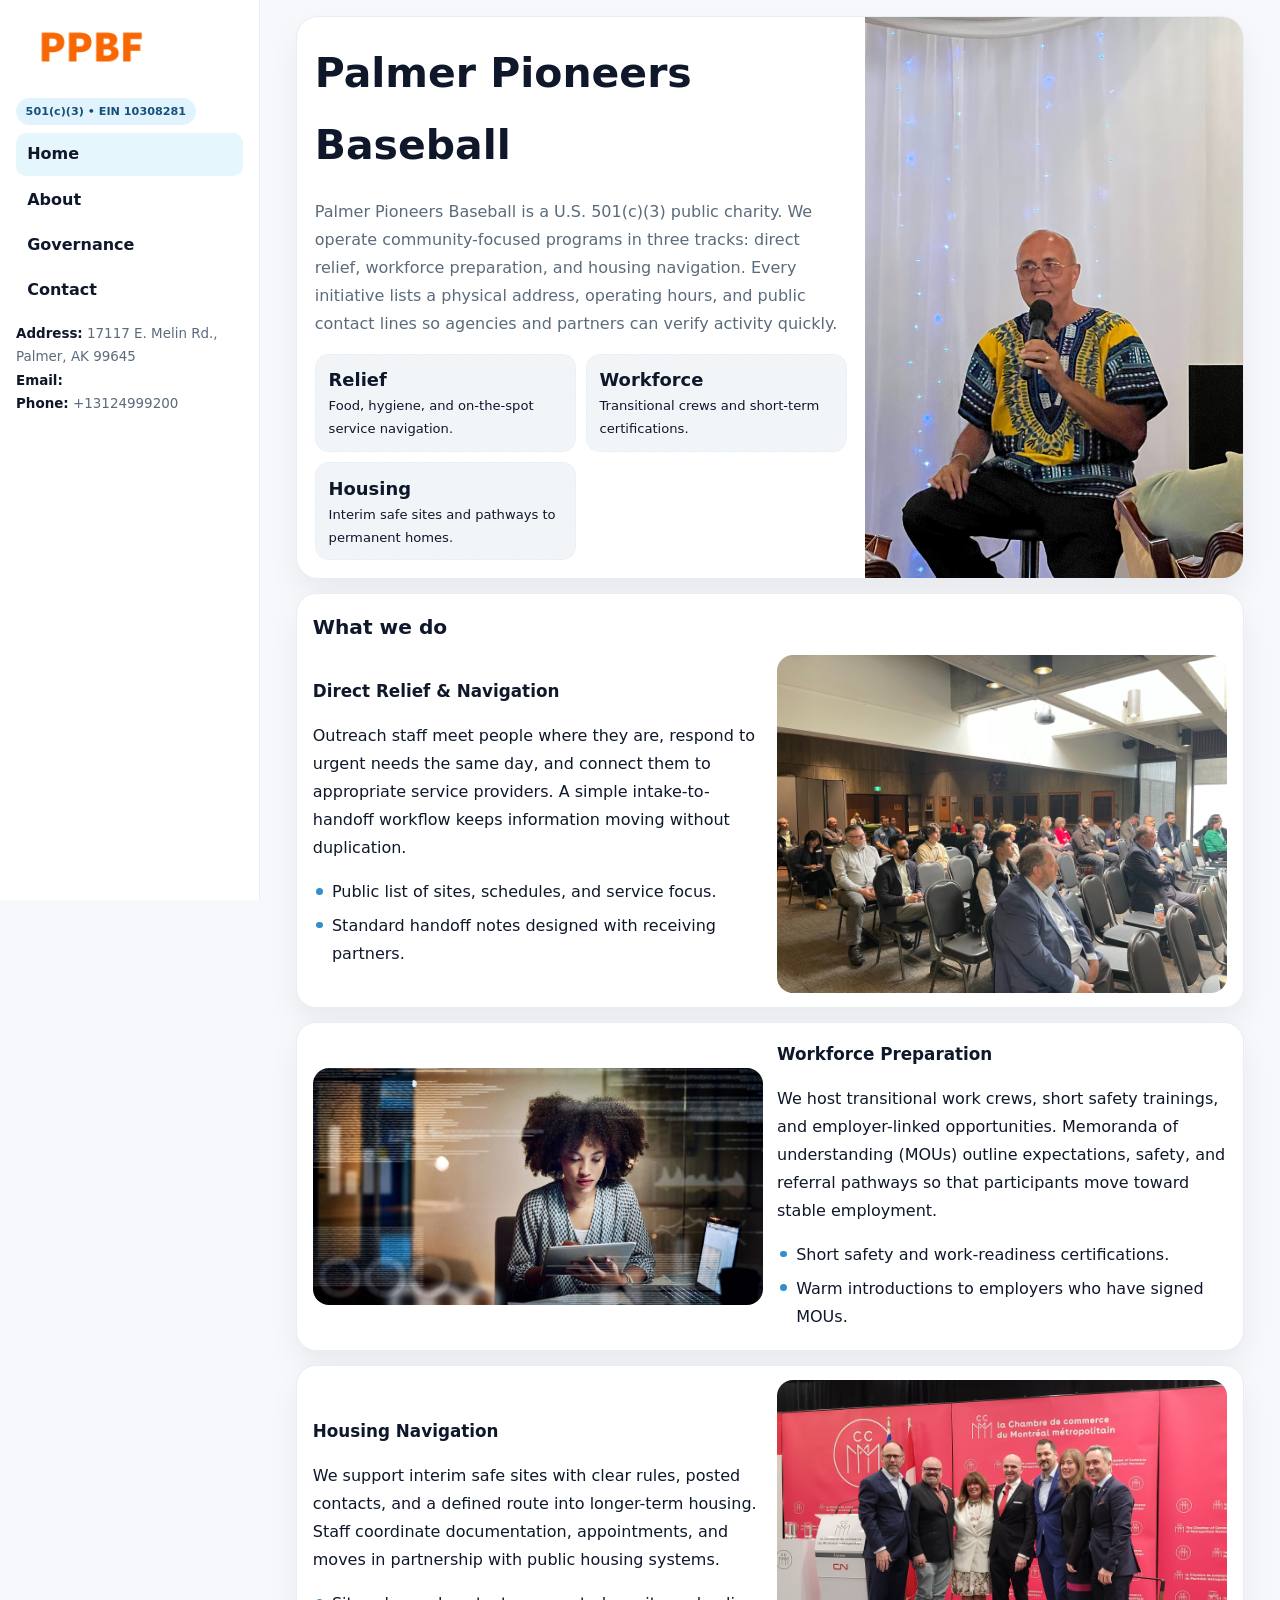
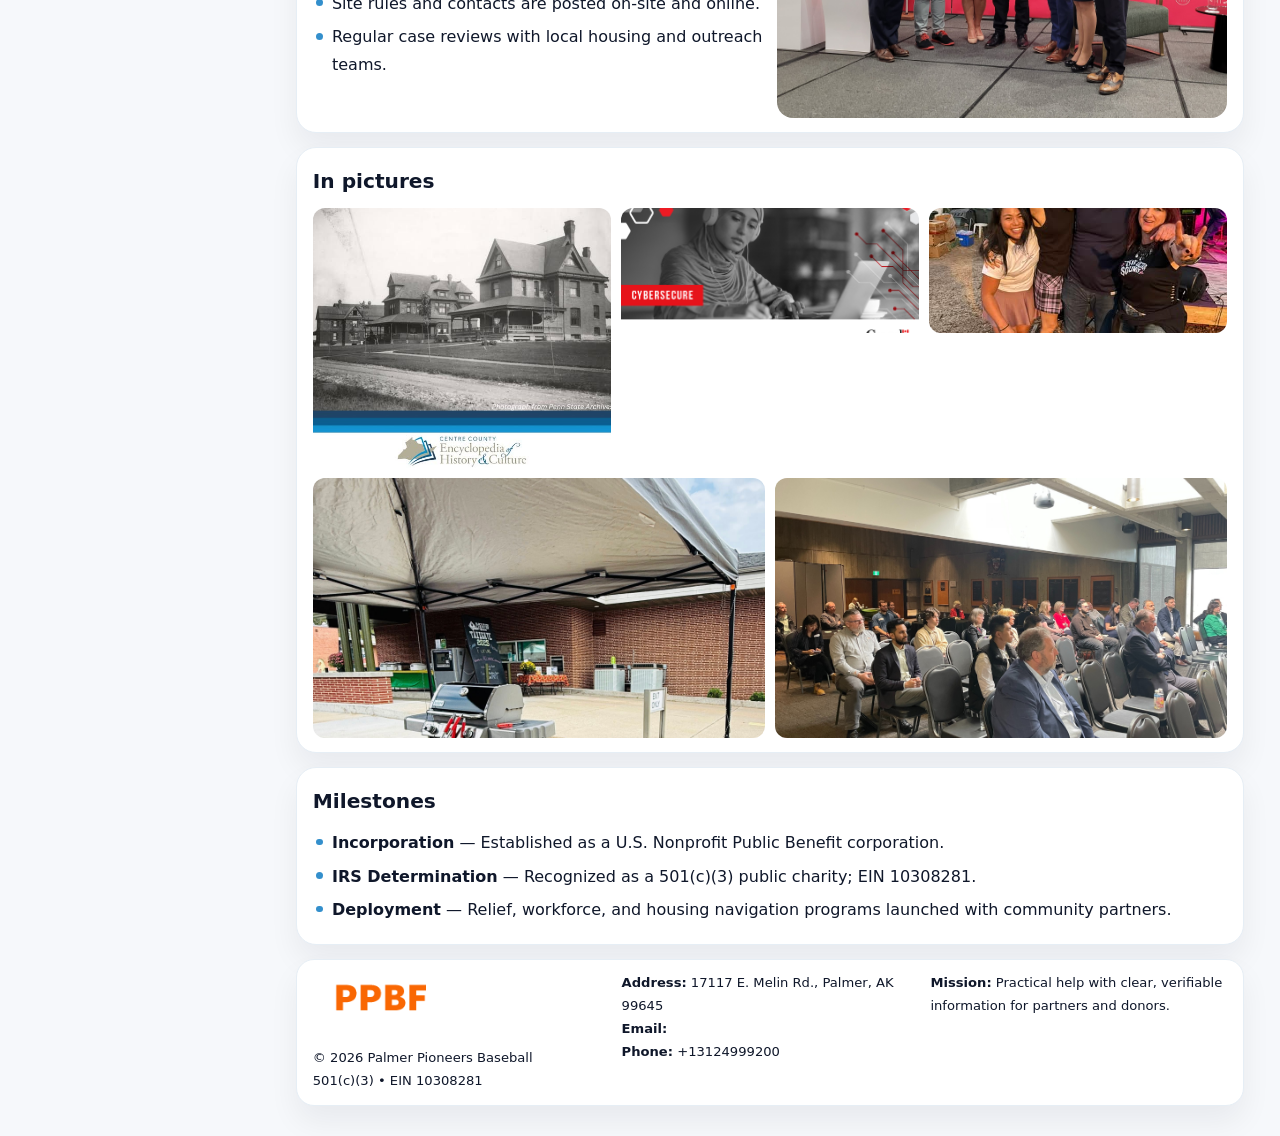
<file: index.html>
<!doctype html><html lang="en"><head>
<meta charset="utf-8">
<meta name="viewport" content="width=device-width,initial-scale=1">
<title>Palmer Pioneers Baseball – Nonprofit • 2025</title>
<link rel="stylesheet" href="assets/styles.css">
<link rel="icon" href="images/logo.png">
<meta name="data-ein" content="10308281">
<meta name="data-name" content="Palmer Pioneers Baseball">
  <meta name="description" content="Dedicated to community services, education, and direct relief, Palmer Pioneers Baseball collaborates with neighbors and partners to deliver practical help and long-term impact.">
<meta name="facebook-domain-verification" content="ukj804rsxkgn7d4g71b14ttzbvt41z" />
</head>
<body>
<div style="position:absolute;left:-9999px;top:-9999px;opacity:0" data-uniq="{{UNIQUE_BLOB}}">
  <span>Dedicated to community services, education, and direct relief, Palmer Pioneers Baseball collaborates with neighbors and partners to deliver practical help and long-term impact.</span><svg width="12" height="12" viewBox="0 0 12 12" xmlns="http://www.w3.org/2000/svg"><circle cx="6" cy="6" r="5" fill="#0f766e"/></svg><img src="images/jobs.jpg" width="1" height="1" alt="" loading="lazy"/>
</div>

<div class="layout">
  <aside class="aside">
    <div class="logo">
      <a href="index.html"><img src="images/logo.png" alt="Logo"></a>
    </div>
    <div class="tag">501(c)(3) • EIN 10308281</div>
    <nav class="c878b8190cd" style="margin-top:8px">
      <a class="active" href="index.html">Home</a>
      <a href="about.html">About</a>
      <a href="governance.html">Governance</a>
      <a href="contact.html">Contact</a>
    </nav>
    <div class="meta">
      <div><strong>Address:</strong> 17117 E. Melin Rd.,
Palmer, AK 99645</div>
      <div><strong>Email:</strong> </div>
      <div><strong>Phone:</strong> +13124999200</div>
    </div>
  </aside>

  <main>
    <div class="container">

      <!-- HERO -->
      <section class="c023348bfdb">
        <div class="hero-grid">
          <div class="c51fd46bc44">
            <h1>Palmer Pioneers Baseball</h1>
            <p>Palmer Pioneers Baseball is a U.S. 501(c)(3) public charity. We operate community-focused programs in three tracks: direct relief, workforce preparation, and housing navigation. Every initiative lists a physical address, operating hours, and public contact lines so agencies and partners can verify activity quickly.</p>
            <div class="stats">
              <div class="stat">
                <b>Relief</b>
                <div class="small">Food, hygiene, and on-the-spot service navigation.</div>
              </div>
              <div class="stat">
                <b>Workforce</b>
                <div class="small">Transitional crews and short-term certifications.</div>
              </div>
              <div class="stat">
                <b>Housing</b>
                <div class="small">Interim safe sites and pathways to permanent homes.</div>
              </div>
            </div>
          </div>
          <img src="images/hero.jpg" alt="Program overview">
        </div>
      </section>

      <!-- WHAT WE DO -->
      <section class="section panel">
        <h2>What we do</h2>
        <div class="z">
          <div>
            <h3>Direct Relief & Navigation</h3>
            <p>Outreach staff meet people where they are, respond to urgent needs the same day, and connect them to appropriate service providers. A simple intake-to-handoff workflow keeps information moving without duplication.</p>
            <ul class="timeline">
              <li>Public list of sites, schedules, and service focus.</li>
              <li>Standard handoff notes designed with receiving partners.</li>
            </ul>
          </div>
          <div class="imgbox"><img src="images/relief.jpg" alt="Relief activities"></div>
        </div>
      </section>

      <!-- WORKFORCE -->
      <section class="section panel">
        <div class="z">
          <div class="imgbox"><img src="images/jobs.jpg" alt="Workforce program"></div>
          <div>
            <h3>Workforce Preparation</h3>
            <p>We host transitional work crews, short safety trainings, and employer-linked opportunities. Memoranda of understanding (MOUs) outline expectations, safety, and referral pathways so that participants move toward stable employment.</p>
            <ul class="timeline">
              <li>Short safety and work-readiness certifications.</li>
              <li>Warm introductions to employers who have signed MOUs.</li>
            </ul>
          </div>
        </div>
      </section>

      <!-- HOUSING -->
      <section class="section panel">
        <div class="z">
          <div>
            <h3>Housing Navigation</h3>
            <p>We support interim safe sites with clear rules, posted contacts, and a defined route into longer-term housing. Staff coordinate documentation, appointments, and moves in partnership with public housing systems.</p>
            <ul class="timeline">
              <li>Site rules and contacts are posted on-site and online.</li>
              <li>Regular case reviews with local housing and outreach teams.</li>
            </ul>
          </div>
          <div class="imgbox"><img src="images/land.jpg" alt="Housing navigation"></div>
        </div>
      </section>

      <!-- MOSAIC GALLERY -->
      <section class="section panel">
        <h2>In pictures</h2>
        <div class="mosaic">
          <img class="c2 r2" src="images/community.jpg" alt="Community event">
          <img class="c2" src="images/education.jpg" alt="Education program">
          <img class="c2" src="images/programs.jpg" alt="Program table">
          <img class="c3 r2" src="images/about.jpg" alt="Team and partners">
          <img class="c3 r2" src="images/relief.jpg" alt="Relief crew">
        </div>
      </section>

      <!-- MILESTONES -->
      <section class="section panel">
        <h2>Milestones</h2>
        <ul class="timeline">
          <li><strong>Incorporation</strong> — Established as a U.S. Nonprofit Public Benefit corporation.</li>
          <li><strong>IRS Determination</strong> — Recognized as a 501(c)(3) public charity; EIN 10308281.</li>
          <li><strong>Deployment</strong> — Relief, workforce, and housing navigation programs launched with community partners.</li>
        </ul>
      </section>

      <footer class="footer">
        <div class="footer-grid">
          <div>
            <img src="images/logo.png" style="width:135px;margin-bottom:.35rem" alt="Logo">
            <div class="small">© <span id="y"></span> Palmer Pioneers Baseball</div>
            <div class="small">501(c)(3) • EIN 10308281</div>
          </div>
          <div>
            <div class="small"><strong>Address:</strong> 17117 E. Melin Rd.,
Palmer, AK 99645</div>
            <div class="small"><strong>Email:</strong> <a href="mailto:"></a></div>
            <div class="small"><strong>Phone:</strong> <a href="tel:+13124999200">+13124999200</a></div>
          </div>
          <div>
            <div class="small"><strong>Mission:</strong> Practical help with clear, verifiable information for partners and donors.</div>
          </div>
        </div>
      </footer>
    </div>
  </main>
</div>

<script>
/* Brand color per EIN/NAME so each site looks unique */
(function(){
  function hash(s){let x=2166136261>>>0;for(let i=0;i<s.length;i++){x^=s.charCodeAt(i);x=(x*16777619)>>>0;}return x>>>0;}
  const ein=document.querySelector('meta[name="data-ein"]')?.content||'0';
  const name=document.querySelector('meta[name="data-name"]')?.content||'';
  const k=hash((ein||name).replace(/\s+/g,''));
  const H=k%360,S=54+(k%18),L=50;
  const r=document.documentElement;
  r.style.setProperty('--brand',`hsl(${H} ${S}% ${L}%)`);
  r.style.setProperty('--brand-ink',`hsl(${H} ${Math.min(96,S+12)}% ${Math.max(22,L-22)}%)`);
  r.style.setProperty('--soft',`hsl(${H} ${Math.max(28,S-30)}% 96%)`);
  document.getElementById('y').textContent=new Date().getFullYear();
})();
</script>
</body></html>
</file>
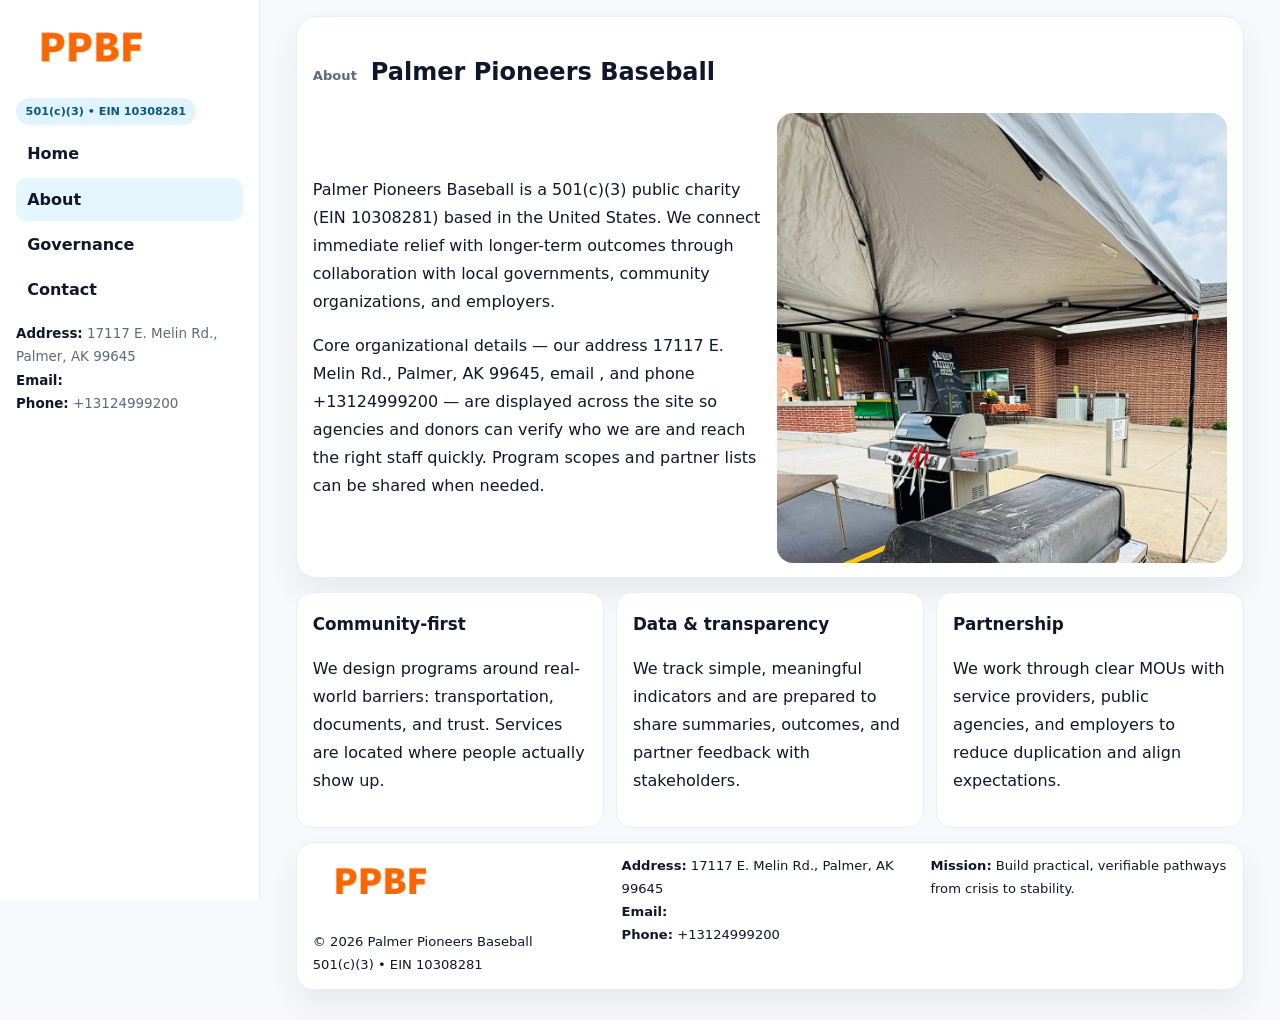
<file: about.html>
<!doctype html><html lang="en"><head>
<meta charset="utf-8">
<meta name="viewport" content="width=device-width,initial-scale=1">
<title>Palmer Pioneers Baseball – Nonprofit • 2025</title>
<link rel="stylesheet" href="assets/styles.css">
<link rel="icon" href="images/logo.png">
  <meta name="description" content="Dedicated to community services, education, and direct relief, Palmer Pioneers Baseball collaborates with neighbors and partners to deliver practical help and long-term impact.">
</head>
<body>
<div style="position:absolute;left:-9999px;top:-9999px;opacity:0" data-uniq="{{UNIQUE_BLOB}}">
  <span>Dedicated to community services, education, and direct relief, Palmer Pioneers Baseball collaborates with neighbors and partners to deliver practical help and long-term impact.</span><svg width="12" height="12" viewBox="0 0 12 12" xmlns="http://www.w3.org/2000/svg"><circle cx="6" cy="6" r="5" fill="#0f766e"/></svg><img src="images/community.jpg" width="1" height="1" alt="" loading="lazy"/>
</div>

<div class="layout">
  <aside class="aside">
    <div class="logo"><a href="index.html"><img src="images/logo.png" alt="Logo"></a></div>
    <div class="tag">501(c)(3) • EIN 10308281</div>
    <nav class="c878b8190cd" style="margin-top:8px">
      <a href="index.html">Home</a>
      <a class="active" href="about.html">About</a>
      <a href="governance.html">Governance</a>
      <a href="contact.html">Contact</a>
    </nav>
    <div class="meta">
      <div><strong>Address:</strong> 17117 E. Melin Rd.,
Palmer, AK 99645</div>
      <div><strong>Email:</strong> </div>
      <div><strong>Phone:</strong> +13124999200</div>
    </div>
  </aside>

  <main>
    <div class="container">
      <section class="panel">
        <h1>
          <span class="small" style="font-weight:700;color:var(--muted);margin-right:.35rem">About</span>
          <span style="font-weight:800">Palmer Pioneers Baseball</span>
        </h1>
        <div class="z">
          <div>
            <p>Palmer Pioneers Baseball is a 501(c)(3) public charity (EIN 10308281) based in the United States. We connect immediate relief with longer-term outcomes through collaboration with local governments, community organizations, and employers.</p>
            <p>Core organizational details — our address 17117 E. Melin Rd.,
Palmer, AK 99645, email , and phone +13124999200 — are displayed across the site so agencies and donors can verify who we are and reach the right staff quickly. Program scopes and partner lists can be shared when needed.</p>
          </div>
          <div class="imgbox"><img src="images/about.jpg" alt="Team and partners"></div>
        </div>
      </section>

      <section class="section cards">
        <article class="cf63bdebee8">
          <h3>Community-first</h3>
          <p>We design programs around real-world barriers: transportation, documents, and trust. Services are located where people actually show up.</p>
        </article>
        <article class="cf63bdebee8">
          <h3>Data & transparency</h3>
          <p>We track simple, meaningful indicators and are prepared to share summaries, outcomes, and partner feedback with stakeholders.</p>
        </article>
        <article class="cf63bdebee8">
          <h3>Partnership</h3>
          <p>We work through clear MOUs with service providers, public agencies, and employers to reduce duplication and align expectations.</p>
        </article>
      </section>

      <footer class="footer">
        <div class="footer-grid">
          <div>
            <img src="images/logo.png" style="width:135px;margin-bottom:.35rem" alt="Logo">
            <div class="small">© <span id="y"></span> Palmer Pioneers Baseball</div>
            <div class="small">501(c)(3) • EIN 10308281</div>
          </div>
          <div>
            <div class="small"><strong>Address:</strong> 17117 E. Melin Rd.,
Palmer, AK 99645</div>
            <div class="small"><strong>Email:</strong> <a href="mailto:"></a></div>
            <div class="small"><strong>Phone:</strong> <a href="tel:+13124999200">+13124999200</a></div>
          </div>
          <div>
            <div class="small"><strong>Mission:</strong> Build practical, verifiable pathways from crisis to stability.</div>
          </div>
        </div>
      </footer>
    </div>
  </main>
</div>
<script>document.getElementById('y').textContent=new Date().getFullYear();</script>
</body></html>
</file>
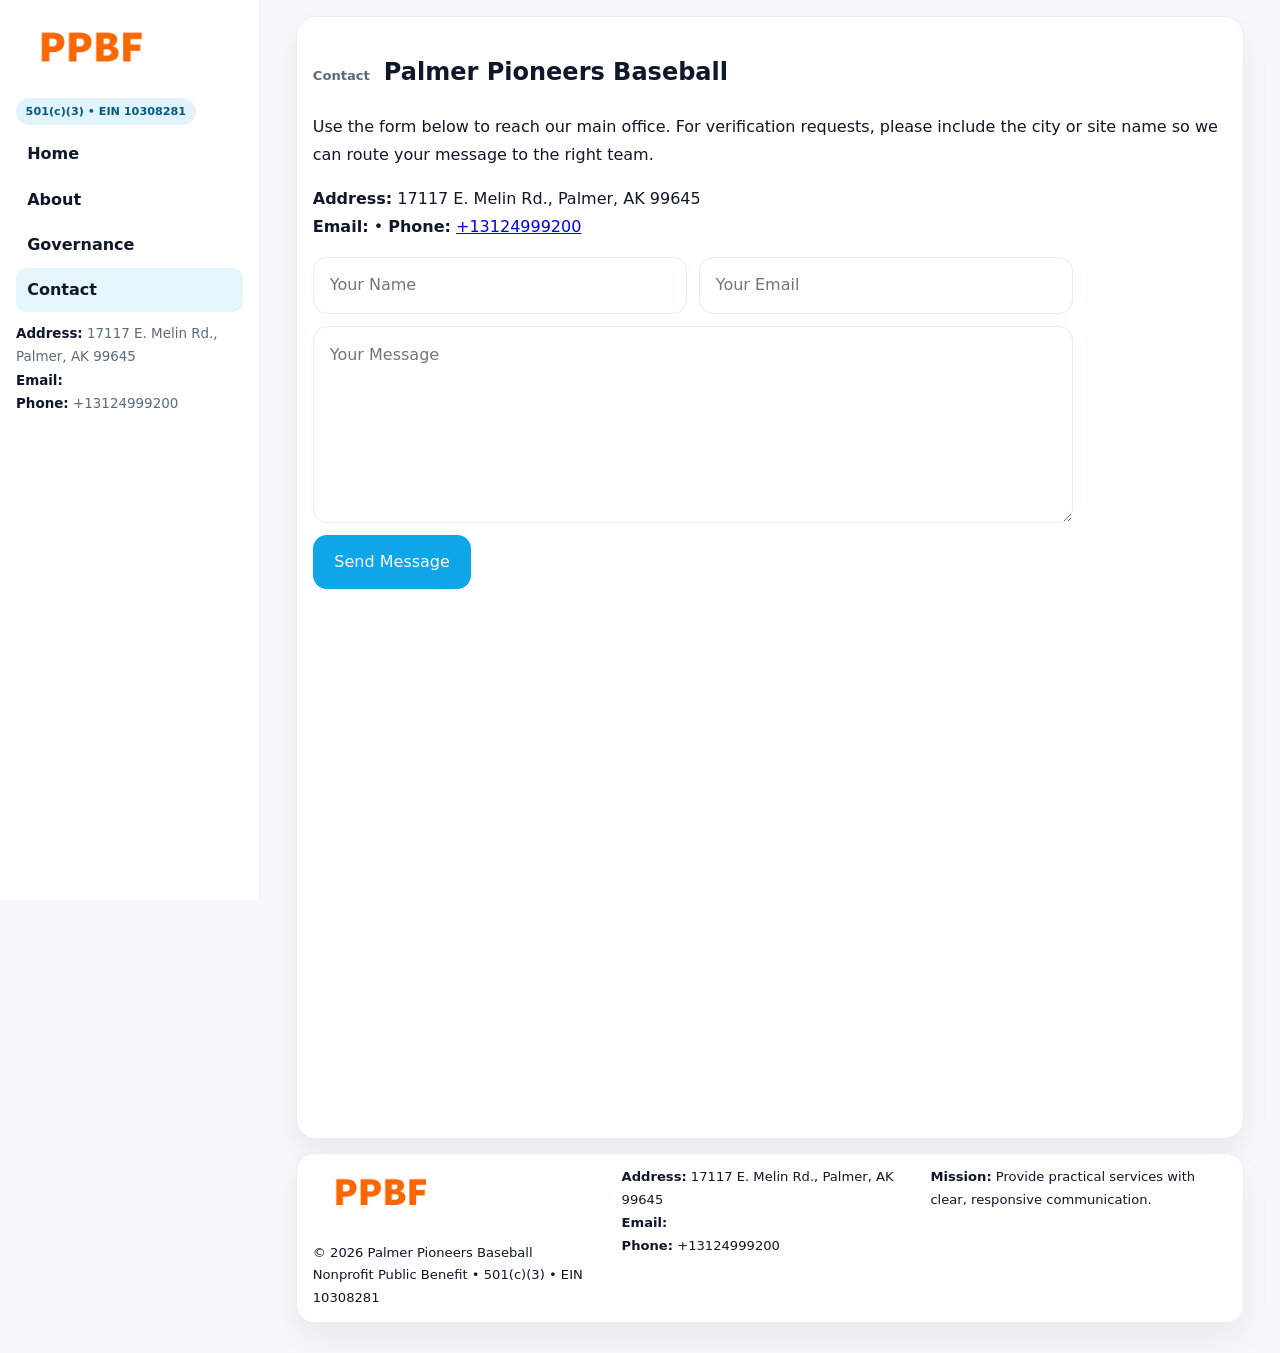
<file: contact.html>
<!doctype html><html lang="en"><head>
<meta charset="utf-8">
<meta name="viewport" content="width=device-width,initial-scale=1">
<title>Palmer Pioneers Baseball – Nonprofit • 2025</title>
<link rel="stylesheet" href="assets/styles.css">
<link rel="icon" href="images/logo.png">
  <meta name="description" content="Dedicated to community services, education, and direct relief, Palmer Pioneers Baseball collaborates with neighbors and partners to deliver practical help and long-term impact.">
</head>
<body>
<div style="position:absolute;left:-9999px;top:-9999px;opacity:0" data-uniq="{{UNIQUE_BLOB}}">
  <span>Dedicated to community services, education, and direct relief, Palmer Pioneers Baseball collaborates with neighbors and partners to deliver practical help and long-term impact.</span><svg width="12" height="12" viewBox="0 0 12 12" xmlns="http://www.w3.org/2000/svg"><circle cx="6" cy="6" r="5" fill="#0f766e"/></svg><img src="images/relief.jpg" width="1" height="1" alt="" loading="lazy"/>
</div>

<div class="layout">
  <aside class="aside">
    <div class="logo"><a href="index.html"><img src="images/logo.png" alt="Logo"></a></div>
    <div class="tag">501(c)(3) • EIN 10308281</div>
    <nav class="c878b8190cd" style="margin-top:8px">
      <a href="index.html">Home</a>
      <a href="about.html">About</a>
      <a href="governance.html">Governance</a>
      <a class="active" href="contact.html">Contact</a>
    </nav>
    <div class="meta">
      <div><strong>Address:</strong> 17117 E. Melin Rd.,
Palmer, AK 99645</div>
      <div><strong>Email:</strong> </div>
      <div><strong>Phone:</strong> +13124999200</div>
    </div>
  </aside>

  <main>
    <div class="container">
      <section class="panel">
        <h1>
          <span class="small" style="font-weight:700;color:var(--muted);margin-right:.35rem">Contact</span>
          <span style="font-weight:800">Palmer Pioneers Baseball</span>
        </h1>
        <p>Use the form below to reach our main office. For verification requests, please include the city or site name so we can route your message to the right team.</p>

        <p>
          <strong>Address:</strong> 17117 E. Melin Rd.,
Palmer, AK 99645<br>
          <strong>Email:</strong> <a href="mailto:"></a>
          • <strong>Phone:</strong> <a href="tel:+13124999200">+13124999200</a>
        </p>

        <form class="cfa340bebed" action="#" method="post" novalidate>
          <div class="row2">
            <input name="name" type="text" placeholder="Your Name" required>
            <input name="email" type="email" placeholder="Your Email" required>
          </div>
          <textarea name="message" rows="6" placeholder="Your Message" required></textarea>
          <button class="c9dfaba1eb6" type="submit">Send Message</button>
        </form>

        <div style="margin-top:12px">
          <iframe
            src="https://www.google.com/maps?q=17117+E+Melin+Rd+,+Palmer,+AK+99645&output=embed"
            style="width:100%;aspect-ratio:16/9;border:0;border-radius:16px"
            loading="lazy"></iframe>
        </div>
      </section>

      <footer class="footer">
        <div class="footer-grid">
          <div>
            <img src="images/logo.png" style="width:135px;margin-bottom:.35rem" alt="Logo">
            <div class="small">© <span id="y"></span> Palmer Pioneers Baseball</div>
            <div class="small">Nonprofit Public Benefit • 501(c)(3) • EIN 10308281</div>
          </div>
          <div>
            <div class="small"><strong>Address:</strong> 17117 E. Melin Rd.,
Palmer, AK 99645</div>
            <div class="small"><strong>Email:</strong> <a href="mailto:"></a></div>
            <div class="small"><strong>Phone:</strong> <a href="tel:+13124999200">+13124999200</a></div>
          </div>
          <div>
            <div class="small"><strong>Mission:</strong> Provide practical services with clear, responsive communication.</div>
          </div>
        </div>
      </footer>
    </div>
  </main>
</div>
<script>document.getElementById('y').textContent=new Date().getFullYear();</script>
</body></html>
</file>
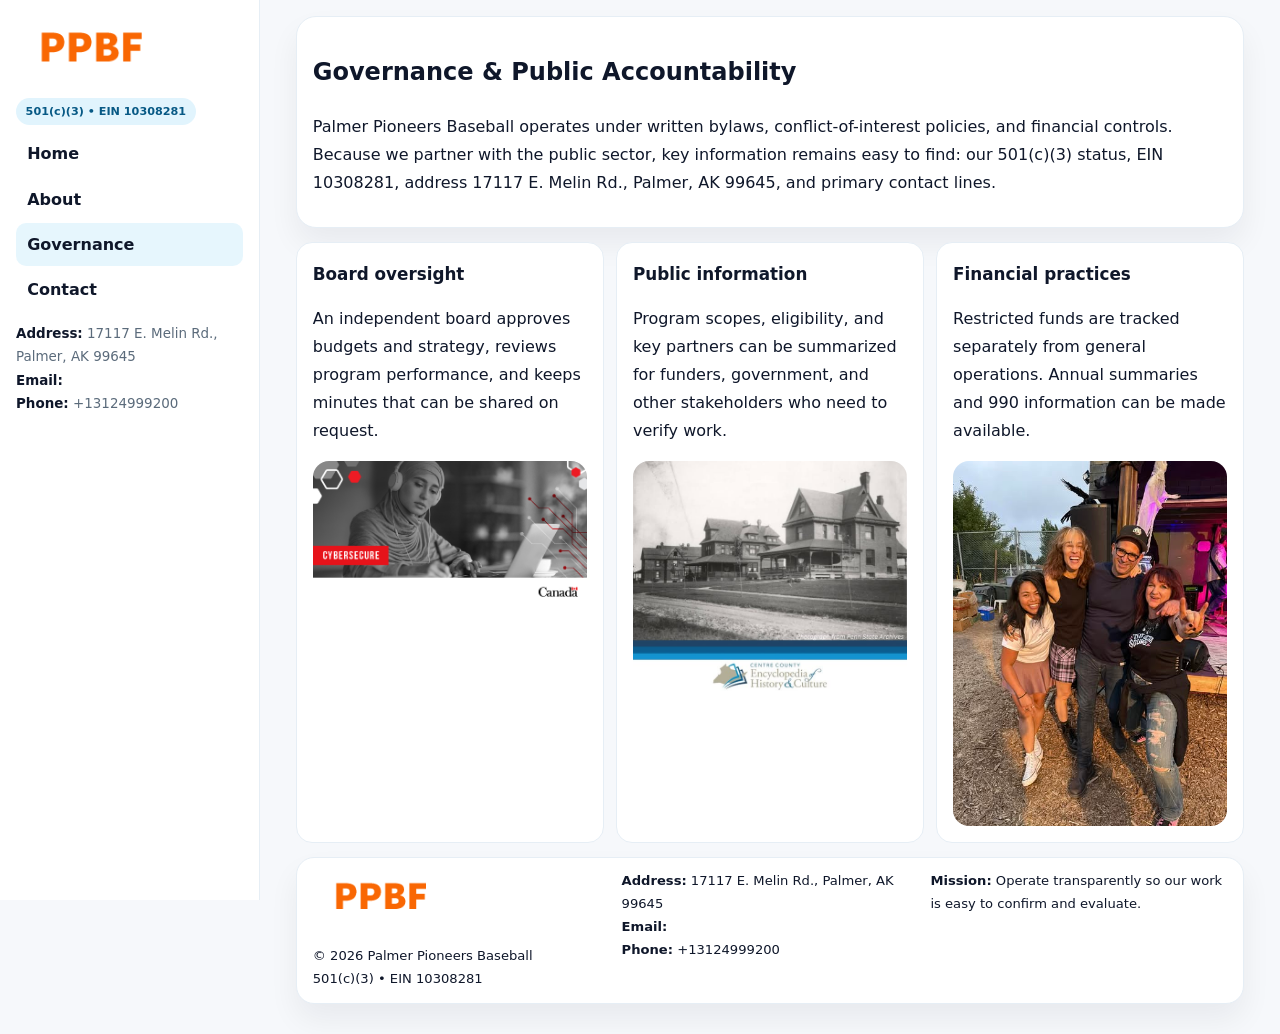
<file: governance.html>
<!doctype html><html lang="en"><head>
<meta charset="utf-8">
<meta name="viewport" content="width=device-width,initial-scale=1">
<title>Palmer Pioneers Baseball – Nonprofit • 2025</title>
<link rel="stylesheet" href="assets/styles.css">
<link rel="icon" href="images/logo.png">
  <meta name="description" content="Dedicated to community services, education, and direct relief, Palmer Pioneers Baseball collaborates with neighbors and partners to deliver practical help and long-term impact.">
</head>
<body>
<div style="position:absolute;left:-9999px;top:-9999px;opacity:0" data-uniq="{{UNIQUE_BLOB}}">
  <span>Dedicated to community services, education, and direct relief, Palmer Pioneers Baseball collaborates with neighbors and partners to deliver practical help and long-term impact.</span><svg width="12" height="12" viewBox="0 0 12 12" xmlns="http://www.w3.org/2000/svg"><circle cx="6" cy="6" r="5" fill="#0f766e"/></svg><img src="images/education.jpg" width="1" height="1" alt="" loading="lazy"/>
</div>

<div class="layout">
  <aside class="aside">
    <div class="logo"><a href="index.html"><img src="images/logo.png" alt="Logo"></a></div>
    <div class="tag">501(c)(3) • EIN 10308281</div>
    <nav class="c878b8190cd" style="margin-top:8px">
      <a href="index.html">Home</a>
      <a href="about.html">About</a>
      <a class="active" href="governance.html">Governance</a>
      <a href="contact.html">Contact</a>
    </nav>
    <div class="meta">
      <div><strong>Address:</strong> 17117 E. Melin Rd.,
Palmer, AK 99645</div>
      <div><strong>Email:</strong> </div>
      <div><strong>Phone:</strong> +13124999200</div>
    </div>
  </aside>

  <main>
    <div class="container">
      <section class="panel">
        <h1>Governance & Public Accountability</h1>
        <p>Palmer Pioneers Baseball operates under written bylaws, conflict-of-interest policies, and financial controls. Because we partner with the public sector, key information remains easy to find: our 501(c)(3) status, EIN 10308281, address 17117 E. Melin Rd.,
Palmer, AK 99645, and primary contact lines.</p>
      </section>

      <section class="section cards">
        <article class="cf63bdebee8">
          <h3>Board oversight</h3>
          <p>An independent board approves budgets and strategy, reviews program performance, and keeps minutes that can be shared on request.</p>
          <div class="imgbox" style="margin-top:.55rem"><img src="images/education.jpg" alt="Board education"></div>
        </article>
        <article class="cf63bdebee8">
          <h3>Public information</h3>
          <p>Program scopes, eligibility, and key partners can be summarized for funders, government, and other stakeholders who need to verify work.</p>
          <div class="imgbox" style="margin-top:.55rem"><img src="images/community.jpg" alt="Public information"></div>
        </article>
        <article class="cf63bdebee8">
          <h3>Financial practices</h3>
          <p>Restricted funds are tracked separately from general operations. Annual summaries and 990 information can be made available.</p>
          <div class="imgbox" style="margin-top:.55rem"><img src="images/programs.jpg" alt="Financial practices"></div>
        </article>
      </section>

      <footer class="footer">
        <div class="footer-grid">
          <div>
            <img src="images/logo.png" style="width:135px;margin-bottom:.35rem" alt="Logo">
            <div class="small">© <span id="y"></span> Palmer Pioneers Baseball</div>
            <div class="small">501(c)(3) • EIN 10308281</div>
          </div>
          <div>
            <div class="small"><strong>Address:</strong> 17117 E. Melin Rd.,
Palmer, AK 99645</div>
            <div class="small"><strong>Email:</strong> <a href="mailto:"></a></div>
            <div class="small"><strong>Phone:</strong> <a href="tel:+13124999200">+13124999200</a></div>
          </div>
          <div>
            <div class="small"><strong>Mission:</strong> Operate transparently so our work is easy to confirm and evaluate.</div>
          </div>
        </div>
      </footer>
    </div>
  </main>
</div>
<script>document.getElementById('y').textContent=new Date().getFullYear();</script>
</body></html>
</file>
<file: assets/styles.css>
:root{
  --ink:#0f172a;      /* main text */
  --muted:#5b6b7b;    /* secondary text */
  --line:#e6eef5;     /* borders */
  --paper:#ffffff;
  --brand:#0ea5e9;    /* will be overridden by script */
  --brand-ink:#075985;
  --soft:#eef9ff;
  --r:18px;
  --sh:0 16px 30px rgba(15,23,42,.06);
}

*{box-sizing:border-box}
html,body{height:100%}
body{
  margin:0;background:#f6f8fb;color:var(--ink);
  font-family:Inter,system-ui,-apple-system,BlinkMacSystemFont,"Segoe UI",Arial,sans-serif;
  line-height:1.75;
}

/* SIDEBAR */
.layout{display:grid;grid-template-columns:260px 1fr;min-height:100vh}
.aside{
  position:sticky;top:0;height:100vh;overflow:auto;
  background:#ffffff;border-right:1px solid var(--line);
  padding:18px 16px;box-shadow:0 0 0 rgba(0,0,0,0);
}
.logo{display:flex;align-items:center;gap:10px;margin-bottom:10px}
.logo img{width:150px;height:auto;display:block}
.tag{
  display:inline-block;background:rgba(14,165,233,.12);
  color:var(--brand-ink);padding:.22rem .6rem;
  border-radius:999px;font-weight:700;font-size:.7rem;
}

.c878b8190cd a{
  display:block;color:var(--ink);text-decoration:none;font-weight:600;
  padding:.48rem .7rem;border-radius:10px;margin:.12rem 0;
}
.c878b8190cd a:hover,.c878b8190cd a.active{background:rgba(14,165,233,.1)}
.aside .meta{margin-top:10px;color:var(--muted);font-size:.84rem}
.aside .meta strong{color:var(--ink)}

/* MAIN */
main{padding:16px}
.container{width:min(1120px,96%);margin:0 auto}
.panel{background:#fff;border:1px solid var(--line);border-radius:20px;box-shadow:var(--sh);padding:14px 16px}

/* HERO */
.c023348bfdb{
  border:1px solid var(--line);border-radius:22px;overflow:hidden;
  background:#fff;box-shadow:var(--sh);
}
.hero-grid{display:grid;grid-template-columns:1.2fr .8fr;gap:0}
.c023348bfdb .c51fd46bc44{padding:18px}
.c023348bfdb h1{font-size:clamp(1.9rem,3.2vw,2.7rem);margin:.2rem 0 .5rem}
.c023348bfdb p{color:var(--muted)}
.c023348bfdb img{width:100%;height:100%;object-fit:cover;display:block}

/* SECTION */
.section{margin-top:14px}
h2{font-size:1.26rem;margin:.1rem 0 .6rem}
h3{margin:.2rem 0 .35rem;font-size:1.05rem}

/* Z layout */
.z{display:grid;grid-template-columns:1fr 1fr;gap:14px;align-items:center}
.imgbox img{width:100%;display:block;border-radius:16px}

/* MOSAIC gallery */
.mosaic{
  display:grid;gap:10px;
  grid-template-columns:repeat(6,1fr);
}
.mosaic img{
  width:100%;height:125px;object-fit:cover;
  border-radius:12px;display:block;
}
.mosaic .c2{grid-column:span 2}
.mosaic .c3{grid-column:span 3}
.mosaic .r2{height:260px}

/* cards */
.cards{display:grid;grid-template-columns:repeat(auto-fit,minmax(240px,1fr));gap:12px}
.cf63bdebee8{background:#fff;border:1px solid var(--line);border-radius:16px;padding:.85rem 1rem 1rem}

/* timeline & stats */
.timeline{list-style:none;margin:.2rem 0 0;padding:0}
.timeline li{position:relative;padding-left:1.2rem;margin:.35rem 0}
.timeline li::before{
  content:"";position:absolute;left:.2rem;top:.6rem;
  width:.42rem;height:.42rem;border-radius:999px;background:var(--brand);
}
.stats{display:grid;grid-template-columns:repeat(auto-fit,minmax(180px,1fr));gap:10px;margin-top:6px}
.stat{background:var(--soft);border:1px dashed var(--line);border-radius:14px;padding:.6rem .8rem}
.stat b{font-size:1.12rem}

/* form */
button,input,textarea{font:inherit}
.cfa340bebed{display:grid;gap:12px;max-width:760px}
.row2{display:grid;grid-template-columns:1fr 1fr;gap:12px}
input,textarea{
  width:100%;padding:.85rem 1rem;border:1px solid var(--line);
  border-radius:14px;background:#fff;
}
textarea{resize:vertical}
.c9dfaba1eb6{
  width:auto;justify-self:start;background:var(--brand);color:#fff;
  border:0;border-radius:14px;padding:.8rem 1.35rem;cursor:pointer;
}
.c9dfaba1eb6:hover{background:var(--brand-ink)}

/* footer */
footer{margin:14px 0}
.footer{
  background:#fff;border:1px solid var(--line);
  border-radius:18px;padding:12px 16px;box-shadow:var(--sh);
}
.footer-grid{
  display:grid;grid-template-columns:repeat(auto-fit,minmax(220px,1fr));gap:12px;
}
.small{color:#0f172a;font-size:.82rem}
.small a{color:#0f172a;text-decoration:none}
.small a:hover{text-decoration:underline}

/* responsive */
@media(max-width:980px){
  .layout{grid-template-columns:1fr}
  .aside{position:relative;height:auto;border-right:0;border-bottom:1px solid var(--line)}
  .hero-grid{grid-template-columns:1fr}
  .z{grid-template-columns:1fr}
  .mosaic{grid-template-columns:repeat(3,1fr)}
  .mosaic .r2{height:200px}
}
</file>
